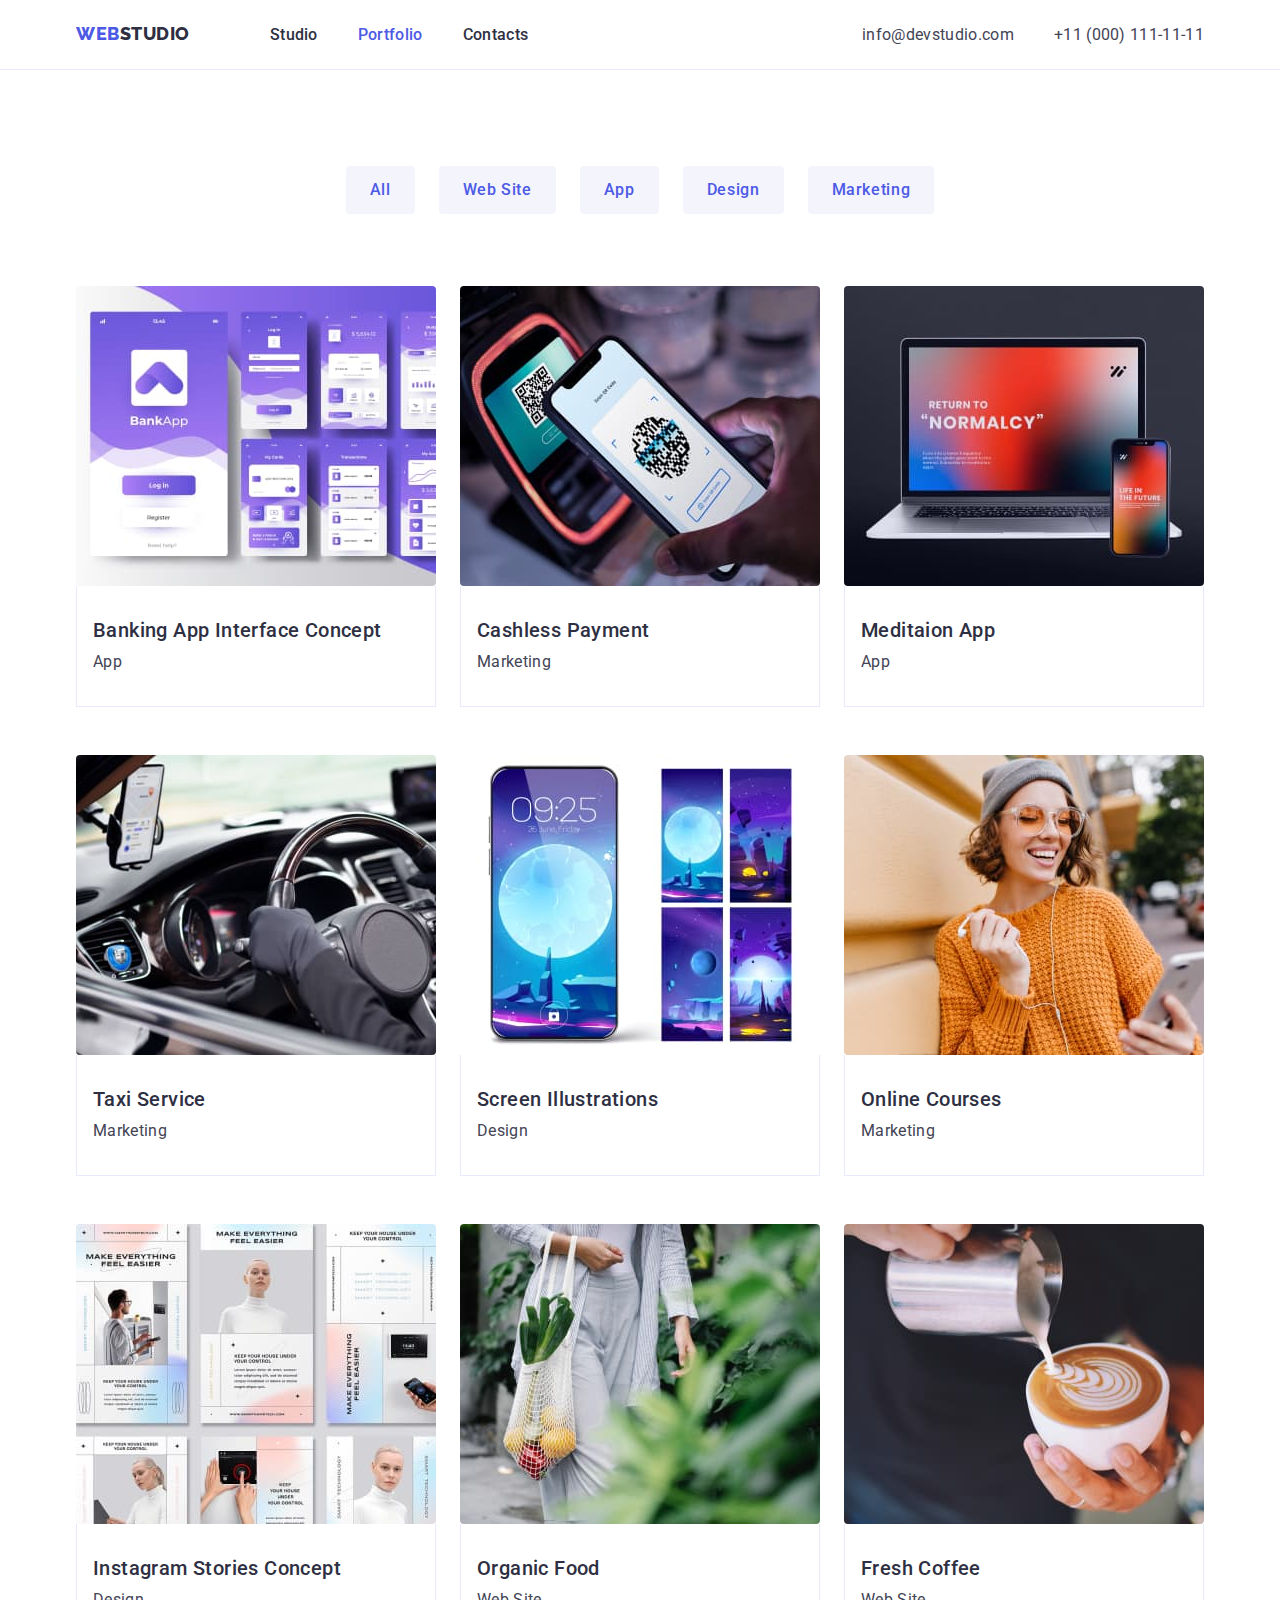
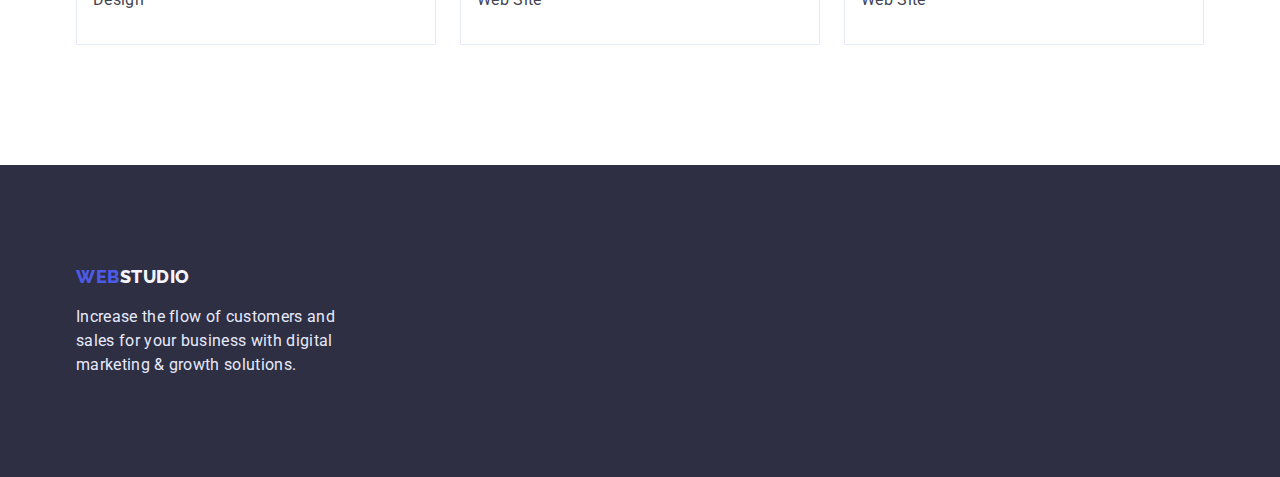
<file: portfolio.html>
<!DOCTYPE html>
<html lang="en">
  <head>
    <meta charset="UTF-8" />
    <meta http-equiv="X-UA-Compatible" content="IE=edge">
    <meta name="viewport" content="width=device-width, initial-scale=1.0" />
    <meta name="description" content="HomeWork Page" />
    <meta name="keywords" content="homework, Figma, GitHub" />
    <meta name="author" content="Dmytro Frolin" />
    <link rel="preconnect" href="https://fonts.googleapis.com" />
    <link rel="preconnect" href="https://fonts.gstatic.com" crossorigin />
    <link
      href="https://fonts.googleapis.com/css2?family=Raleway:ital,wght@0,800;1,800&family=Roboto:ital,wght@0,400;0,500;0,700;0,900;1,400;1,500;1,700;1,900&display=swap"
      rel="stylesheet"
    />
    <link
      rel="stylesheet"
      href="https://cdnjs.cloudflare.com/ajax/libs/modern-normalize/1.0.0/modern-normalize.min.css"
    />
    <link rel="stylesheet" href="./css/styles.css" />
    <title>Portfolio</title>
  </head>
  <body>
    <header class="header">
      <div class="container">
        <nav>
          <a class="header__logo" href="./index.html"
            ><span class="header__logo--iris">Web</span>Studio</a
          >
          <ul class="menu">
            <li class="menu__list">
              <a class="menu__list-text" href="./index.html">Studio</a>
            </li>
            <li class="menu__list">
              <a class="menu__list-text current" href="./portfolio.html">Portfolio</a>
            </li>
            <li class="menu__list">
              <a class="menu__list-text" href="#">Contacts</a>
            </li>
          </ul>
        </nav>
        <address class="addres">
          <ul class="address__list">
            <li class="address__link">
              <a class="address__link-text" href="mailto:info@devstudio.com">info@devstudio.com</a>
            </li>
            <li class="address__link">
              <a class="address__link-text" href="tel:+110001111111">+11 (000) 111-11-11</a>
            </li>
          </ul>
        </address>
      </div>
    </header>
    <main>
      <section class="portfolio">
        <div class="container">
          <h1 class="visually-hidden">Portfolio</h1>
          <ul class="filter">
            <li>
              <button class="filter__button" type="button">All</button>
            </li>
            <li>
              <button class="filter__button" type="button">Web Site</button>
            </li>
            <li>
              <button class="filter__button" type="button">App</button>
            </li>
            <li>
              <button class="filter__button" type="button">Design</button>
            </li>
            <li>
              <button class="filter__button" type="button">Marketing</button>
            </li>
          </ul>
          <ul class="portfolio__list">
            <li class="portfolio__item">
              <a class="portfolio__link" href="#">
                <img
                  class="portfolio__image"
                  src="./images/bankingapp.jpg"
                  alt="Banking app"
                  width="360"
                />
                <div class="portfolio__wrapper">
                  <h2 class="portfolio__subtitle">Banking App Interface Concept</h2>
                  <p class="portfolio__text">App</p>
                </div>
              </a>
            </li>
            <li class="portfolio__item">
              <a class="portfolio__link" href="#">
                <img
                  class="portfolio__image"
                  src="./images/cashlesspayment.jpg"
                  alt="Cashless payment"
                  width="360"
                />
                <div class="portfolio__wrapper">
                  <h2 class="portfolio__subtitle">Cashless Payment</h2>
                  <p class="portfolio__text">Marketing</p>
                </div>
              </a>
            </li>
            <li class="portfolio__item">
              <a class="portfolio__link" href="#">
                <img
                  class="portfolio__image"
                  src="./images/mediationapp.jpg"
                  alt="Mediation app"
                  width="360"
                />
                <div class="portfolio__wrapper">
                  <h2 class="portfolio__subtitle">Meditaion App</h2>
                  <p class="portfolio__text">App</p>
                </div>
              </a>
            </li>
            <li class="portfolio__item">
              <a class="portfolio__link" href="#">
                <img
                  class="portfolio__image"
                  src="./images/taxiservice.jpg"
                  alt="Taxi service"
                  width="360"
                />
                <div class="portfolio__wrapper">
                  <h2 class="portfolio__subtitle">Taxi Service</h2>
                  <p class="portfolio__text">Marketing</p>
                </div>
              </a>
            </li>
            <li class="portfolio__item">
              <a class="portfolio__link" href="#">
                <img
                  class="portfolio__image"
                  src="./images/screenillustrations.jpg"
                  alt="Screen Illustrations"
                  width="360"
                />
                <div class="portfolio__wrapper">
                  <h2 class="portfolio__subtitle">Screen Illustrations</h2>
                  <p class="portfolio__text">Design</p>
                </div>
              </a>
            </li>
            <li class="portfolio__item">
              <a class="portfolio__link" href="#">
                <img
                  class="portfolio__image"
                  src="./images/onlinecourses.jpg"
                  alt="Online courses"
                  width="360"
                />
                <div class="portfolio__wrapper">
                  <h2 class="portfolio__subtitle">Online Courses</h2>
                  <p class="portfolio__text">Marketing</p>
                </div>
              </a>
            </li>
            <li class="portfolio__item">
              <a class="portfolio__link" href="#">
                <img
                  class="portfolio__image"
                  src="./images/instagramstories.jpg"
                  alt="Instagram stories concept"
                  width="360"
                />
                <div class="portfolio__wrapper">
                  <h2 class="portfolio__subtitle">Instagram Stories Concept</h2>
                  <p class="portfolio__text">Design</p>
                </div>
              </a>
            </li>
            <li class="portfolio__item">
              <a class="portfolio__link" href="#">
                <img
                  class="portfolio__image"
                  src="./images/organicfood.jpg"
                  alt="Organic food"
                  width="360"
                />
                <div class="portfolio__wrapper">
                  <h2 class="portfolio__subtitle">Organic Food</h2>
                  <p class="portfolio__text">Web Site</p>
                </div>
              </a>
            </li>
            <li class="portfolio__item">
              <a class="portfolio__link" href="#">
                <img
                  class="portfolio__image"
                  src="./images/freshcoffee.jpg"
                  alt="Fresh coffee"
                  width="360"
                />
                <div class="portfolio__wrapper">
                  <h2 class="portfolio__subtitle">Fresh Coffee</h2>
                  <p class="portfolio__text">Web Site</p>
                </div>
              </a>
            </li>
          </ul>
        </div>
      </section>
    </main>
    <footer class="footer">
      <div class="container">
        <a class="footer__logo" href="./index.html">
          <span class="footer__logo--iris">Web</span>Studio
        </a>
        <p class="footer__text">
          Increase the flow of customers and sales for your business with digital marketing & growth
          solutions.
        </p>
      </div>
    </footer>
  </body>
</html>
</file>
<file: css/styles.css>
:root {
  --color__iris: #4d5ae5;
  --color__ocean: #404bbf;
  --color__navy-blue: #2e2f42;
  --color__green: #31d0aa;
  --color__slate: #434455;
  --color__light-slate: #8e8f99;
  --color__cornflower: #e7e9fc;
  --color__cloud: #f4f4fd;
  --color__navy-blue-modal: #2e2f42;
  --color__grey: #2e2f42;
  --color__white: #ffffff;
  --font__primary: 'Roboto';
  --font__secondary: 'Raleway';
}

/* Reset */
h1,
h2,
h3,
h4,
h5,
h6,
p {
  margin: 0;
}
img {
  display: block;
  cursor: pointer;
  border: none;
  border-radius: 4px;
}
button {
  display: block;
  cursor: pointer;
  border: none;
  border-radius: 4px;
}
ul,
ol {
  list-style: none;
  margin: 0;
  padding-left: 0;
}
a {
  text-decoration: none;
}

body {
  font-family: var(--font__primary, 'Arial', sans-serif);
  color: var(--color__slate);
  background-color: var(--color__white);
  font-size: 16px;
}
.container {
  width: 100%;
  max-width: 1158px;
  padding-left: 15px;
  padding-right: 15px;
  margin: 0 auto;
}
.section {
  padding-top: 120px;
}

/* hidden elements class */
.visually-hidden {
  position: absolute;
  white-space: nowrap;
  width: 1px;
  height: 1px;
  overflow: hidden;
  border: 0;
  padding: 0;
  clip: rect(0 0 0 0);
  clip-path: inset(50%);
  margin: -1px;
}

/* Header */
.header {
  border-bottom: 1px solid var(--color__cornflower);
}
.header .container {
  display: flex;
  align-items: center;
}
.header__logo {
  margin-right: 76px;
  font-family: var(--font__secondary, 'Arial', sans-serif);
  font-weight: 800;
  font-size: 18px;
  line-height: 1.33;
  letter-spacing: 0.03em;
  text-transform: uppercase;
  color: var(--color__navy-blue);
}
.header__logo--iris {
  color: var(--color__iris);
}
.menu {
  display: inline-flex;
}
.menu__list {
  margin-right: 40px;
}
.menu__list:last-child {
  margin-right: 0;
}
.menu__list-text {
  display: inline-block;
  padding-top: 24px;
  padding-bottom: 24px;
  font-weight: 500;
  line-height: 1.33;
  letter-spacing: 0.02em;
  color: var(--color__navy-blue);
}
.menu__list-text:hover,
.menu__list-text:focus {
  color: var(--color__ocean);
}
.current {
  color: var(--color__iris);
}
.addres {
  margin-left: auto;
}
.address__list {
  display: flex;
}
.address__link {
  margin-right: 40px;
}
.address__link:last-child {
  margin-right: 0;
}
.address__link-text {
  line-height: 1.5;
  letter-spacing: 0.02em;
  color: var(--color__slate);
  font-style: normal;
}
.address__link-text:hover,
.address__link-text:focus {
  color: var(--color__ocean);
}

/* Footer */
.footer {
  padding-top: 100px;
  padding-bottom: 100px;
  background-color: var(--color__navy-blue);
}
.footer__logo {
  display: block;
  margin-bottom: 16px;
  font-family: var(--font__secondary, 'Arial', sans-serif);
  font-weight: 800;
  font-size: 18px;
  line-height: 1.33;
  letter-spacing: 0.03em;
  text-transform: uppercase;
  color: var(--color__cloud);
}
.footer__logo--iris {
  color: var(--color__iris);
}
.footer__text {
  width: 264px;
  line-height: 1.5;
  letter-spacing: 0.02em;
  color: var(--color__cornflower);
}

/* Main section */
.main-section {
  padding-top: 188px;
  padding-bottom: 188px;
  background-image: linear-gradient(
      rgba(46, 47, 66, 0.7),
      rgba(46, 47, 66, 0.7)
    ),
    url(../images/people.jpg);
  background-size: cover;
  background-repeat: no-repeat;
  max-width: 1440px;
  max-height: 600px;
}
.main-section__title {
  width: 500px;
  margin: 0 auto 48px auto;
  font-weight: 700;
  font-size: 56px;
  line-height: 1.07;
  text-align: center;
  letter-spacing: 0.02em;
  color: var(--color__white);
}
.main-section__button {
  margin: 0 auto;
  background-color: var(--color__iris);
  box-shadow: 0px 4px 4px rgba(0, 0, 0, 0.15);
  border-color: transparent;
  font-weight: 500;
  line-height: 1.5;
  letter-spacing: 0.04em;
  color: var(--color__white);
  padding: 16px 32px;
  font-family: inherit;
  font-size: 16px;
}
.main-section__button:active,
.main-section__button:focus,
.main-section__button:hover {
  background-color: var(--color__ocean);
  box-shadow: 0px 3px 1px rgba(0, 0, 0, 0.1), 0px 2px 1px rgba(0, 0, 0, 0.08),
    0px 2px 2px rgba(0, 0, 0, 0.12);
  color: var(--color__white);
}

/* Features section */
.features {
  display: flex;
}
.features__item {
  margin-right: 24px;
}
.features__item:last-child {
  margin-right: 0;
}
.features__item:last-child {
  margin-right: 0;
}
.features__title {
  margin-bottom: 8px;
  font-weight: 500;
  font-size: 20px;
  line-height: 1.2;
  letter-spacing: 0.02em;
  color: var(--color__navy-blue);
}
.features__text {
  width: 264px; /*  otherwise, all blocks will be with different sizes, 
                    not per Figma */
  line-height: 1.5;
  letter-spacing: 0.02em;
  font-size: 16px;
}

/* What are we doing */
.our-work {
  padding-bottom: 120px;
}
.our-work__title {
  margin-bottom: 72px;
  font-weight: 700;
  font-size: 36px;
  line-height: 1.11;
  text-align: center;
  letter-spacing: 0.02em;
  text-transform: capitalize;
  color: var(--color__navy-blue);
}
.our-work__list {
  display: flex;
  justify-content: space-between;
}

/* Our team */
.our-team {
  padding-bottom: 120px;
  background-color: var(--color__cloud);
}
.our-team__title {
  margin-bottom: 72px;
  font-weight: 700;
  font-size: 36px;
  line-height: 1.11;
  text-align: center;
  letter-spacing: 0.02em;
  text-transform: capitalize;
  color: var(--color__navy-blue);
}
.our-team__list {
  display: flex;
  gap: 24px;
}
.our-team__item {
  background-color: var(--color__white);
  box-shadow: 0px 1px 6px rgba(46, 47, 66, 0.08), 0px 1px 1px rgba(46, 47, 66, 0.16),
    0px 2px 1px rgba(46, 47, 66, 0.08);
  border-radius: 0px 0px 4px 4px;
}
.our-team__subtitle {
  margin-bottom: 8px;
  font-weight: 500;
  font-size: 20px;
  line-height: 1.2;
  text-align: center;
  letter-spacing: 0.02em;
  color: var(--color__navy-blue);
}
.our-team__text {
  line-height: 1.5;
  text-align: center;
  letter-spacing: 0.02em;
}
.our-team__wrapper {
  padding-top: 32px;
  padding-bottom: 32px;
}

/* Portfolio */
.portfolio {
  padding-top: 96px;
  padding-bottom: 120px;
}
.filter {
  display: flex;
  gap: 24px;
  margin-bottom: 72px;
  justify-content: center;
}
.filter__button {
  box-sizing: border-box;
  background-color: var(--color__cloud);
  font-weight: 500;
  line-height: 1.5;
  text-align: center;
  letter-spacing: 0.04em;
  color: var(--color__iris);
  padding: 12px 24px;
  font-family: inherit;
  font-size: 16px;
}
.filter__button:active,
.filter__button:focus,
.filter__button:hover {
  background-color: var(--color__ocean);
  box-shadow: 0px 3px 1px rgba(0, 0, 0, 0.1), 0px 2px 1px rgba(0, 0, 0, 0.08),
    0px 2px 2px rgba(0, 0, 0, 0.12);
  color: var(--color__white);
  border-color: transparent;
}
.portfolio__list {
  display: flex;
  flex-wrap: wrap;
  gap: 48px 24px;
}
.portfolio__item {
  width: 360px;
}
.portfolio__subtitle {
  margin-bottom: 8px;
  font-weight: 500;
  font-size: 20px;
  line-height: 1.2;
  letter-spacing: 0.02em;
  color: var(--color__navy-blue);
}
.portfolio__subtitle:hover,
.portfolio__subtitle:focus {
  color: var(--color__ocean);
}
.portfolio__text {
  line-height: 1.5;
  letter-spacing: 0.02em;
  color: var(--color__slate);
}
.portfolio__text:hover,
.portfolio__text:focus {
  color: var(--color__ocean);
}
.portfolio__wrapper {
  padding: 32px 16px;
  border-right: 1px solid var(--color__cornflower);
  border-bottom: 1px solid var(--color__cornflower);
  border-left: 1px solid var(--color__cornflower);
}
</file>
